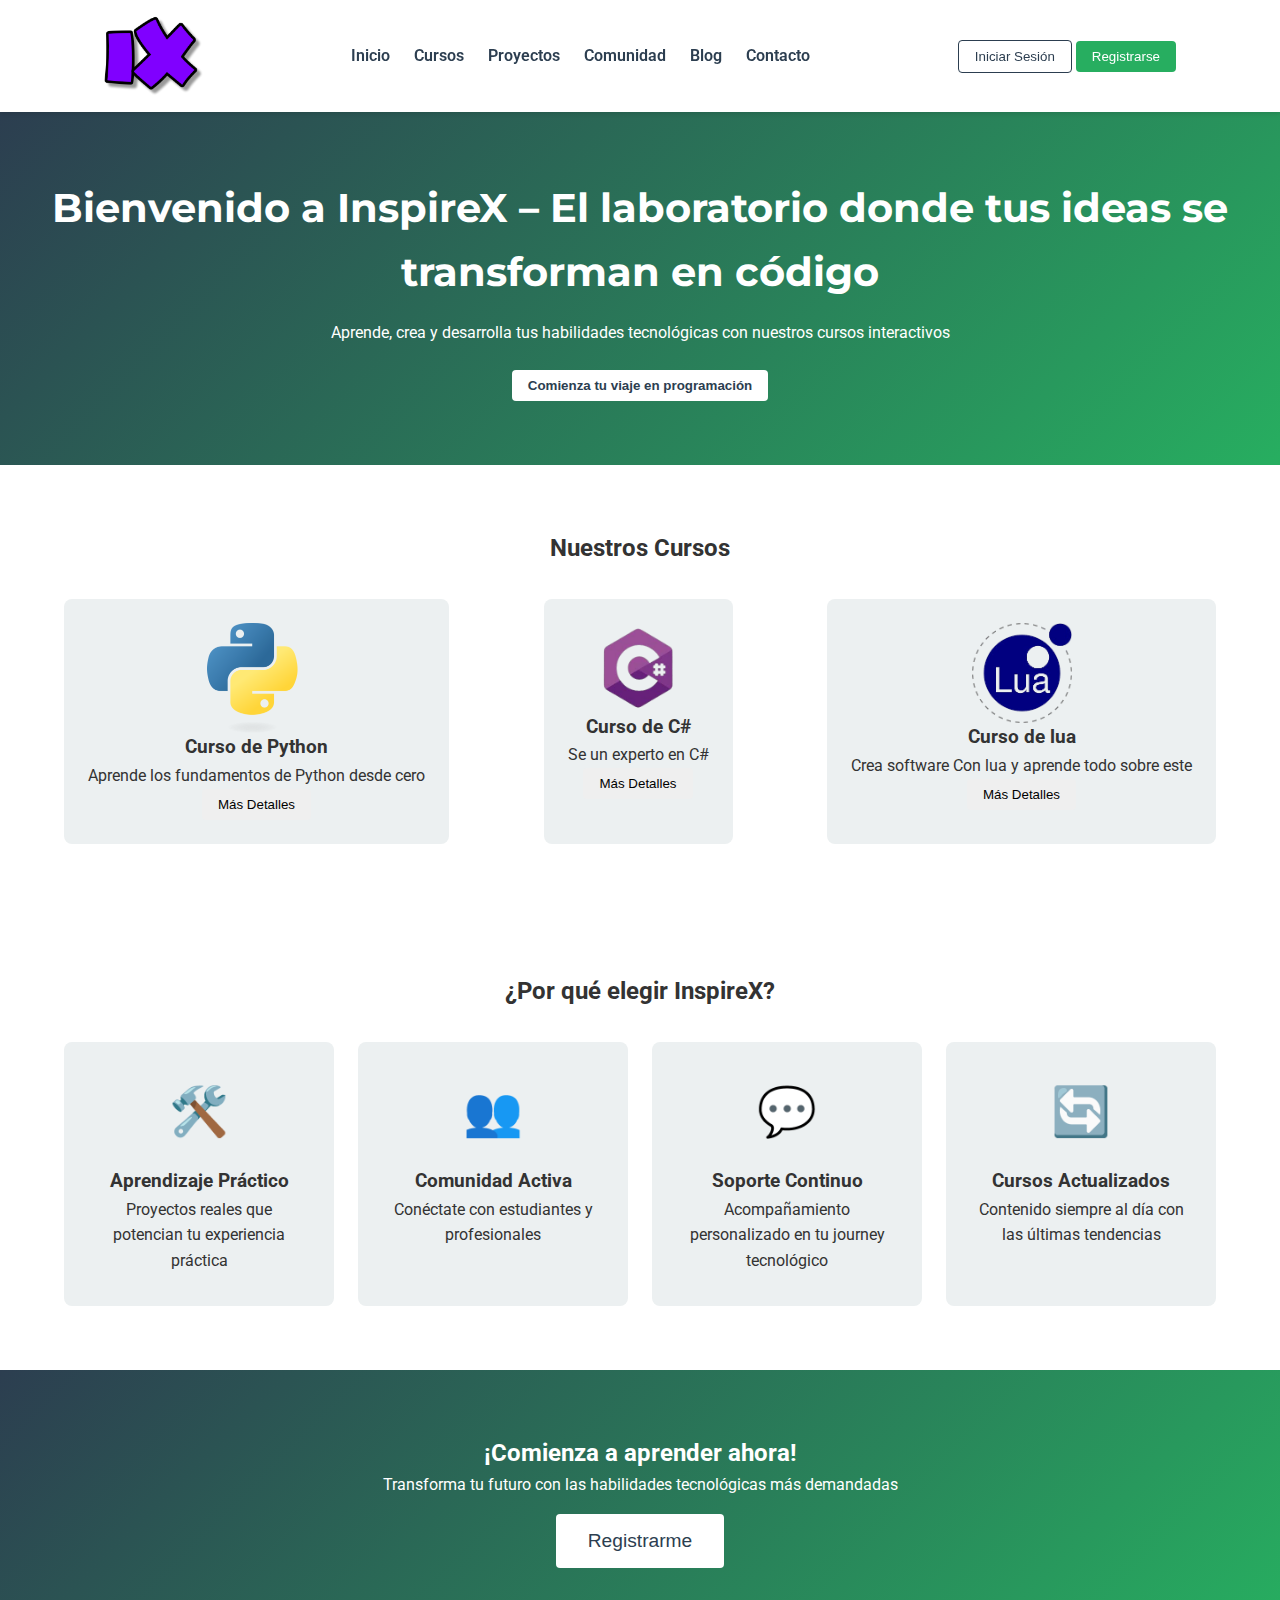
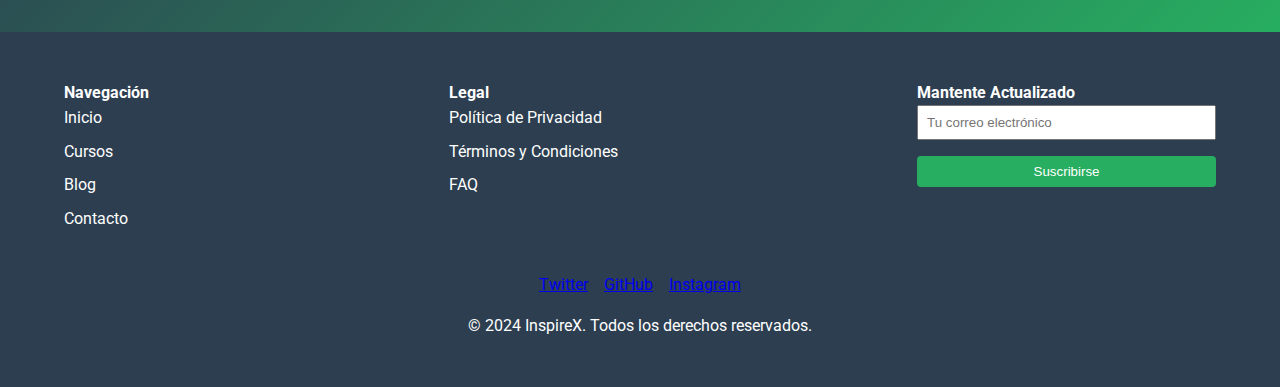
<file: index.html>
<!DOCTYPE html>
<html lang="es">
<head>
    <meta charset="UTF-8">
    <meta name="viewport" content="width=device-width, initial-scale=1.0">
    <title>InspireX - Laboratorio de Aprendizaje Tecnológico</title>
    <link rel="stylesheet" href="styles.css">
    <link href="https://fonts.googleapis.com/css2?family=Montserrat:wght@300;400;600&family=Roboto:wght@300;400;700&display=swap" rel="stylesheet">
</head>
<body>
    <!-- Header -->
    <header>
        <nav>
            <div class="logo">
                <img src="images/Logo.png" class="logo-img">
            </div>
            <ul class="nav-links">
                <li><a href="#home">Inicio</a></li>
                <li><a href="#courses">Cursos</a></li>
                <li><a href="#projects">Proyectos</a></li>
                <li><a href="#community">Comunidad</a></li>
                <li><a href="#blog">Blog</a></li>
                <li><a href="#contact">Contacto</a></li>
            </ul>
            <div class="auth-buttons">
                <button class="btn btn-login">Iniciar Sesión</button>
                <button class="btn btn-signup">Registrarse</button>
            </div>
        </nav>
    </header>
    <div id="auth-modal" class="modal">
        <div class="modal-content">
            <span class="close-modal">&times;</span>
            <div id="login-form" class="auth-form">
                <h2>Iniciar Sesión</h2>
                <form id="login-form-submit">
                    <div class="form-group">
                        <label for="login-email">Correo Electrónico</label>
                        <input type="email" id="login-email" required>
                    </div>
                    <div class="form-group">
                        <label for="login-password">Contraseña</label>
                        <input type="password" id="login-password" required>
                    </div>
                    <button type="submit" class="btn btn-primary">Iniciar Sesión</button>
                    <p class="form-switch">¿No tienes cuenta? <a href="#" id="switch-to-register">Regístrate</a></p>
                </form>
            </div>
    
            <div id="register-form" class="auth-form" style="display:none;">
                <h2>Registrarse</h2>
                <form id="register-form-submit">
                    <div class="form-group">
                        <label for="register-name">Nombre Completo</label>
                        <input type="text" id="register-name" required>
                    </div>
                    <div class="form-group">
                        <label for="register-email">Correo Electrónico</label>
                        <input type="email" id="register-email" required>
                    </div>
                    <div class="form-group">
                        <label for="register-password">Contraseña</label>
                        <input type="password" id="register-password" required minlength="8">
                    </div>
                    <div class="form-group">
                        <label for="register-confirm-password">Confirmar Contraseña</label>
                        <input type="password" id="register-confirm-password" required>
                    </div>
                    <button type="submit" class="btn btn-primary">Registrarse</button>
                    <p class="form-switch">¿Ya tienes cuenta? <a href="#" id="switch-to-login">Iniciar Sesión</a></p>
                </form>
            </div>
    
            <div id="profile-section" class="auth-form" style="display:none;">
                <h2>Mi Perfil</h2>
                <div id="profile-info"></div>
                <button id="logout-btn" class="btn btn-primary">Cerrar Sesión</button>
            </div>
        </div>
    </div>
    <!-- Hero Section -->
    <section id="home" class="hero">
        <div class="hero-content">
            <h1>Bienvenido a InspireX – El laboratorio donde tus ideas se transforman en código</h1>
            <p>Aprende, crea y desarrolla tus habilidades tecnológicas con nuestros cursos interactivos</p>
            <button class="btn btn-primary">Comienza tu viaje en programación</button>
        </div>
    </section>

    <!-- Courses Section -->
    <section id="courses" class="courses">
        <h2>Nuestros Cursos</h2>
        <div class="course-gallery">
            <div class="course-card">
                <img src="images/Python.png" class="logo-img">
                <h3>Curso de Python</h3>
                <p>Aprende los fundamentos de Python desde cero</p>
                <button class="btn btn-course">Más Detalles</button>
            </div>
            <div class="course-card">
                <img src="images/cs.png" class="logo-img">
                <h3>Curso de C#</h3>
                <p>Se un experto en C#</p>
                <button class="btn btn-course">Más Detalles</button>
            </div>
            <div class="course-card">
                <img src="images/lua.png" class="logo-img">
                <h3>Curso de lua</h3>
                <p>Crea software Con lua y aprende todo sobre este</p>
                <button class="btn btn-course">Más Detalles</button>
            </div>
        </div>
    </section>

    <!-- Why InspireX Section -->
    <section class="advantages">
        <h2>¿Por qué elegir InspireX?</h2>
        <div class="advantages-grid">
            <div class="advantage-card">
                <div class="icon">🛠️</div>
                <h3>Aprendizaje Práctico</h3>
                <p>Proyectos reales que potencian tu experiencia práctica</p>
            </div>
            <div class="advantage-card">
                <div class="icon">👥</div>
                <h3>Comunidad Activa</h3>
                <p>Conéctate con estudiantes y profesionales</p>
            </div>
            <div class="advantage-card">
                <div class="icon">💬</div>
                <h3>Soporte Continuo</h3>
                <p>Acompañamiento personalizado en tu journey tecnológico</p>
            </div>
            <div class="advantage-card">
                <div class="icon">🔄</div>
                <h3>Cursos Actualizados</h3>
                <p>Contenido siempre al día con las últimas tendencias</p>
            </div>
        </div>
    </section>

    <!-- Call to Action -->
    <section class="cta">
        <h2>¡Comienza a aprender ahora!</h2>
        <p>Transforma tu futuro con las habilidades tecnológicas más demandadas</p>
        <button class="btn btn-large">Registrarme</button>
    </section>

<!-- Footer -->
<footer>
    <div class="footer-links">
        <div class="quick-links">
            <h4>Navegación</h4>
            <a href="#">Inicio</a>
            <a href="#">Cursos</a>
            <a href="#">Blog</a>
            <a href="#">Contacto</a>
        </div>
        <div class="legal-links">
            <h4>Legal</h4>
            <a href="Legal/politica-de-privacidad.html">Política de Privacidad</a>
            <a href="Legal/terminos-y-condiciones.html">Términos y Condiciones</a>
            <a href="Legal/FAQ.html">FAQ</a>
        </div>
        <div class="newsletter">
            <h4>Mantente Actualizado</h4>
            <form id="newsletter-form">
                <input type="email" placeholder="Tu correo electrónico" required>
                <button type="submit" class="btn btn-newsletter">Suscribirse</button>
            </form>
        </div>
    </div>
    <div class="social-links">
        <a href="https://x.com/Elabsurdo984">Twitter</a>
        <a href="https://github.com/Elabsurdo984">GitHub</a>
        <a href="https://www.instagram.com/elabsurdo984/">Instagram</a>
    </div>
    <div class="copyright">
        © 2024 InspireX. Todos los derechos reservados.
    </div>
</footer>

    <script src="script.js"></script>
</body>
</html>
</file>
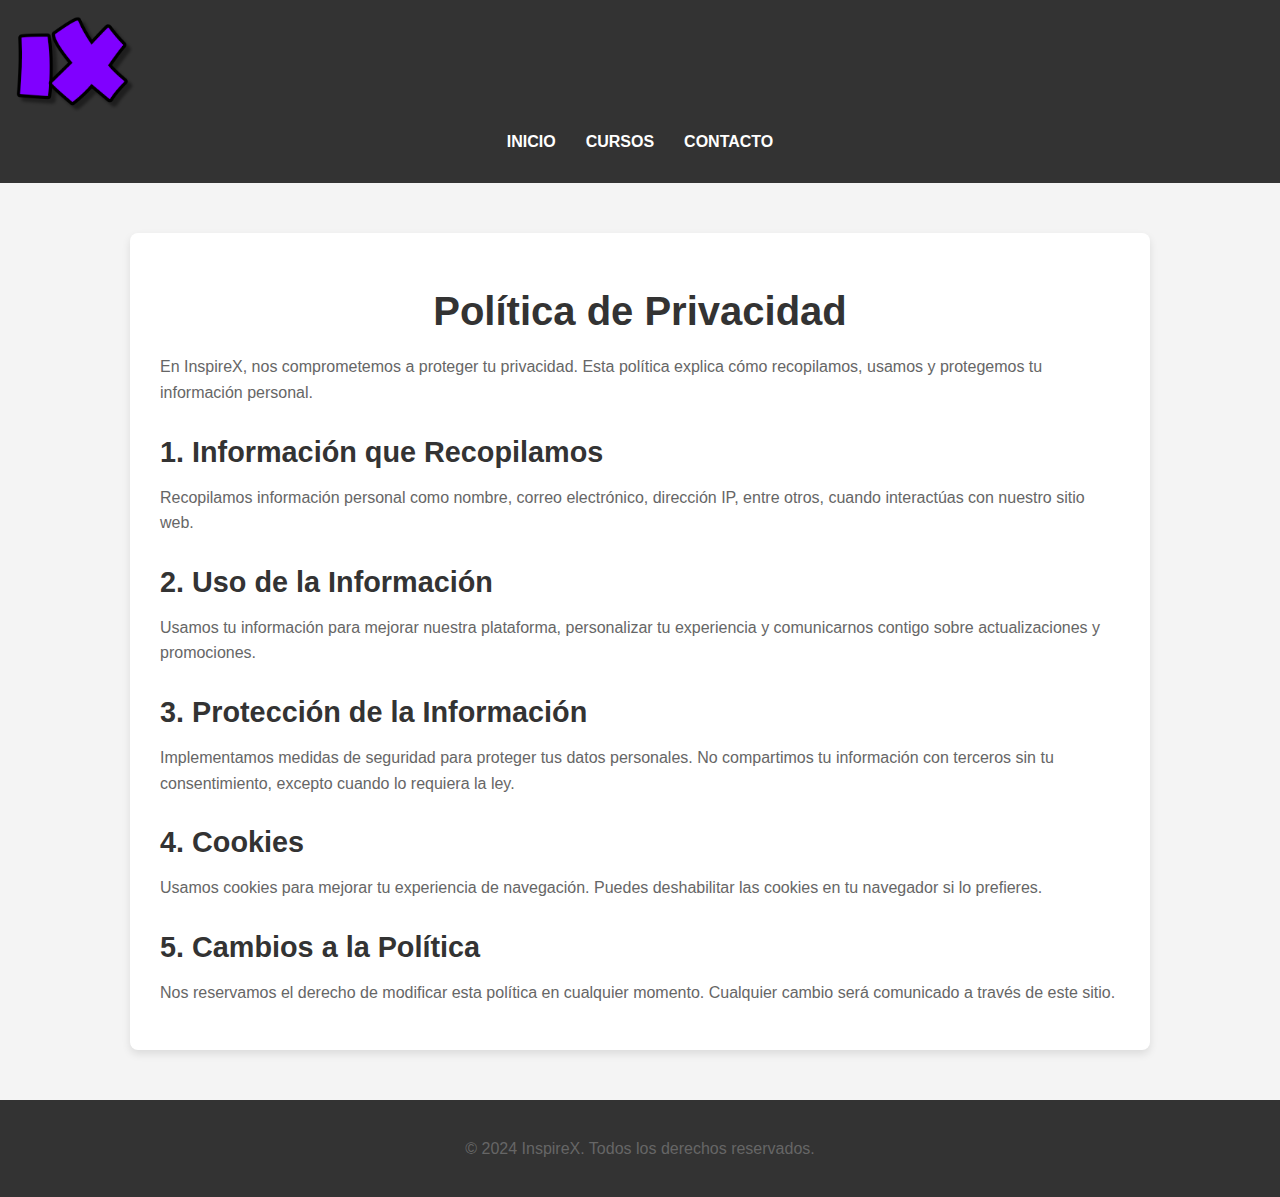
<file: Legal/politica-de-privacidad.html>
<!DOCTYPE html>
<html lang="es">
<head>
    <meta charset="UTF-8">
    <meta name="viewport" content="width=device-width, initial-scale=1.0">
    <title>Política de Privacidad - InspireX</title>
    <link rel="stylesheet" href="style-legal.css">
</head>
<body>
    <!-- Header -->
    <header>
        <nav>
            <div class="logo">
                <img src="../images/Logo.png">
            </div>
            <ul class="nav-links">
                <li><a href="#home">Inicio</a></li>
                <li><a href="#courses">Cursos</a></li>
                <li><a href="#contact">Contacto</a></li>
            </ul>
        </nav>
    </header>

    <!-- Política de Privacidad -->
    <section id="privacy-policy">
        <h1>Política de Privacidad</h1>
        <p>En InspireX, nos comprometemos a proteger tu privacidad. Esta política explica cómo recopilamos, usamos y protegemos tu información personal.</p>
        
        <h2>1. Información que Recopilamos</h2>
        <p>Recopilamos información personal como nombre, correo electrónico, dirección IP, entre otros, cuando interactúas con nuestro sitio web.</p>
        
        <h2>2. Uso de la Información</h2>
        <p>Usamos tu información para mejorar nuestra plataforma, personalizar tu experiencia y comunicarnos contigo sobre actualizaciones y promociones.</p>

        <h2>3. Protección de la Información</h2>
        <p>Implementamos medidas de seguridad para proteger tus datos personales. No compartimos tu información con terceros sin tu consentimiento, excepto cuando lo requiera la ley.</p>

        <h2>4. Cookies</h2>
        <p>Usamos cookies para mejorar tu experiencia de navegación. Puedes deshabilitar las cookies en tu navegador si lo prefieres.</p>

        <h2>5. Cambios a la Política</h2>
        <p>Nos reservamos el derecho de modificar esta política en cualquier momento. Cualquier cambio será comunicado a través de este sitio.</p>
    </section>

    <!-- Footer -->
    <footer>
        <p>© 2024 InspireX. Todos los derechos reservados.</p>
    </footer>
</body>
</html>
</file>
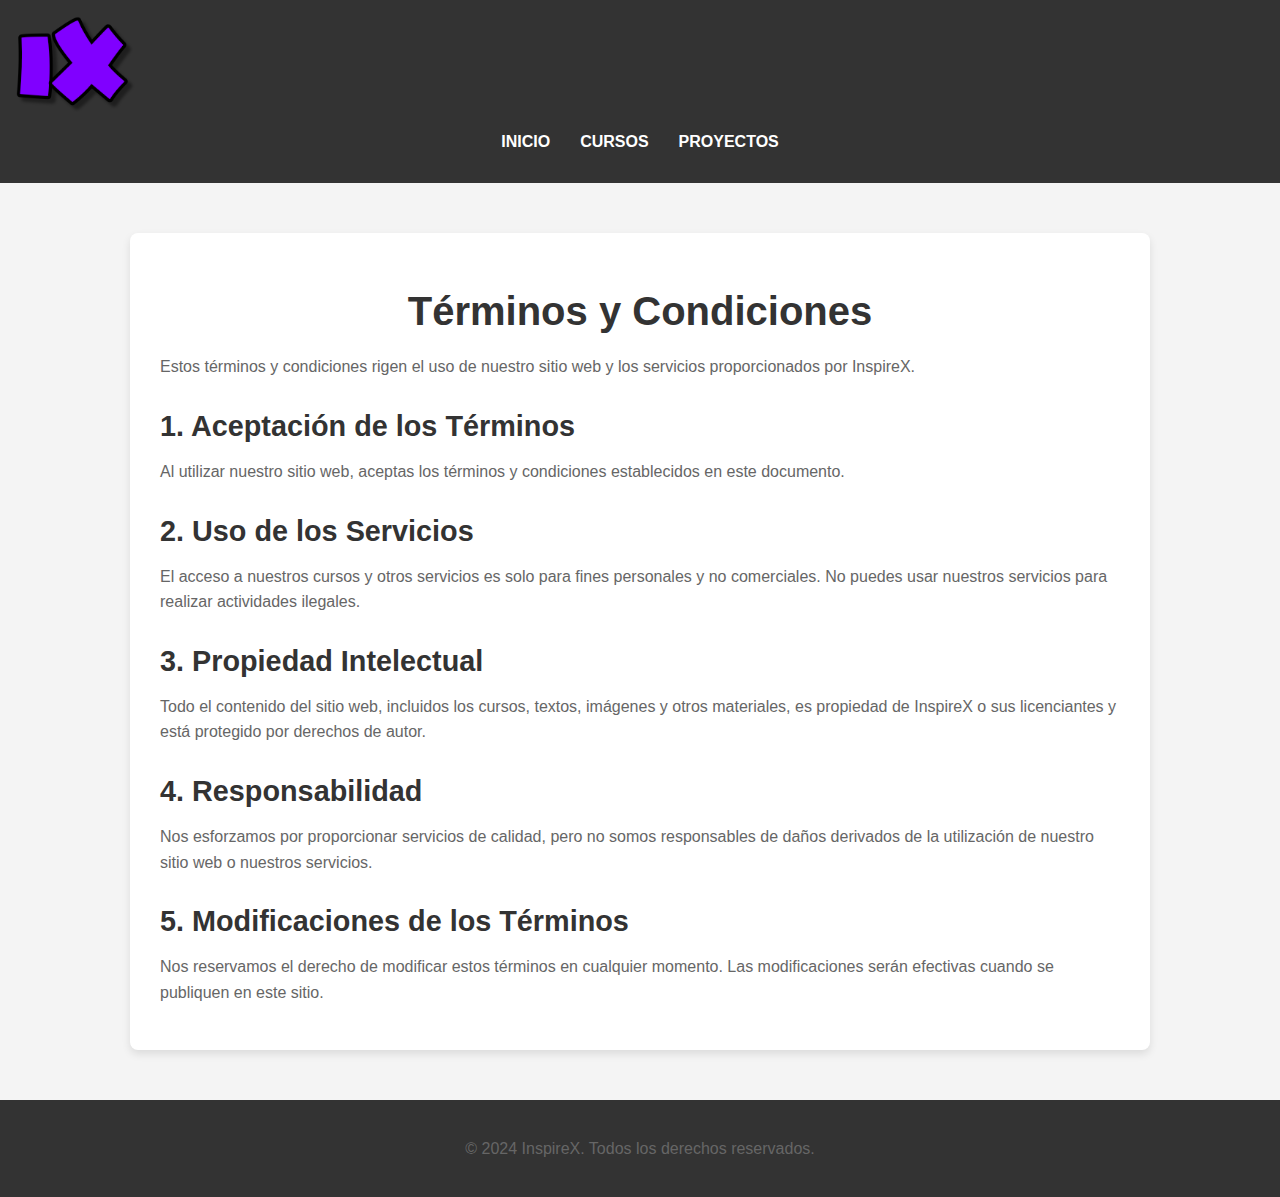
<file: Legal/terminos-y-condiciones.html>
<!DOCTYPE html>
<html lang="es">
<head>
    <meta charset="UTF-8">
    <meta name="viewport" content="width=device-width, initial-scale=1.0">
    <title>Términos y Condiciones - InspireX</title>
    <link rel="stylesheet" href="style-legal.css">
</head>
<body>
    <!-- Header -->
    <header>
        <nav>
            <div class="logo">
                <img src="../images/Logo.png">
            </div>
            <ul class="nav-links">
                <li><a href="#home">Inicio</a></li>
                <li><a href="#courses">Cursos</a></li>
                <li><a href="#projects">Proyectos</a></li>
            </ul>
        </nav>
    </header>

    <!-- Términos y Condiciones -->
    <section id="terms-conditions">
        <h1>Términos y Condiciones</h1>
        <p>Estos términos y condiciones rigen el uso de nuestro sitio web y los servicios proporcionados por InspireX.</p>

        <h2>1. Aceptación de los Términos</h2>
        <p>Al utilizar nuestro sitio web, aceptas los términos y condiciones establecidos en este documento.</p>

        <h2>2. Uso de los Servicios</h2>
        <p>El acceso a nuestros cursos y otros servicios es solo para fines personales y no comerciales. No puedes usar nuestros servicios para realizar actividades ilegales.</p>

        <h2>3. Propiedad Intelectual</h2>
        <p>Todo el contenido del sitio web, incluidos los cursos, textos, imágenes y otros materiales, es propiedad de InspireX o sus licenciantes y está protegido por derechos de autor.</p>

        <h2>4. Responsabilidad</h2>
        <p>Nos esforzamos por proporcionar servicios de calidad, pero no somos responsables de daños derivados de la utilización de nuestro sitio web o nuestros servicios.</p>

        <h2>5. Modificaciones de los Términos</h2>
        <p>Nos reservamos el derecho de modificar estos términos en cualquier momento. Las modificaciones serán efectivas cuando se publiquen en este sitio.</p>
    </section>

    <!-- Footer -->
    <footer>
        <p>© 2024 InspireX. Todos los derechos reservados.</p>
    </footer>
</body>
</html>
</file>
<file: styles.css>
:root {
    --primary-blue: #2c3e50;
    --secondary-green: #27ae60;
    --light-gray: #ecf0f1;
    --white: #ffffff;
    --dark-text: #333;
}

* {
    margin: 0;
    padding: 0;
    box-sizing: border-box;
}

body {
    font-family: 'Roboto', sans-serif;
    line-height: 1.6;
    color: var(--dark-text);
    background-color: var(--light-gray);
}

/* Header */
header {
    background-color: var(--white);
    box-shadow: 0 2px 4px rgba(0,0,0,0.1);
    position: sticky;
    top: 0;
    z-index: 100;    
}



nav {
    display: flex;
    justify-content: space-between;
    align-items: center;
    padding: 1rem 5%;
    max-width: 1200px;
    margin: 0 auto;
}

.nav-links {
    display: flex;
    list-style: none;
    gap: 1.5rem;
}

.nav-links a {
    text-decoration: none;
    color: var(--primary-blue);
    font-weight: 600;
    transition: color 0.3s ease;
}

.nav-links a:hover {
    color: var(--secondary-green);
}

.btn {
    padding: 0.5rem 1rem;
    border-radius: 4px;
    border: none;
    cursor: pointer;
    transition: transform 0.2s ease;
}

.btn-login {
    background-color: transparent;
    color: var(--primary-blue);
    border: 1px solid var(--primary-blue);
}

.btn-signup {
    background-color: var(--secondary-green);
    color: var(--white);
}

.btn:hover {
    transform: scale(1.05);
}

/* Hero Section */
.hero {
    background: linear-gradient(135deg, var(--primary-blue), var(--secondary-green));
    color: var(--white);
    text-align: center;
    padding: 4rem 2rem;
}

.hero-content h1 {
    font-size: 2.5rem;
    margin-bottom: 1rem;
    font-family: 'Montserrat', sans-serif;
}

.btn-primary {
    background-color: var(--white);
    color: var(--primary-blue);
    margin-top: 1.5rem;
    font-weight: 600;
}

/* Courses Section */
.courses, .advantages, .testimonials, .cta {
    padding: 4rem 5%;
    text-align: center;
    background-color: var(--white);
}

.course-gallery {
    display: flex;
    justify-content: space-between;
    gap: 1.5rem;
    margin-top: 2rem;
}

.course-card {
    background-color: var(--light-gray);
    border-radius: 8px;
    padding: 1.5rem;
    transition: transform 0.3s ease;
}

.logo-img {
    width: 100px; /* Ajusta según el tamaño que desees */
    height: auto; /* Mantiene la proporción del SVG */
    display: block; /* Asegura que se comporte como un bloque */
    margin: 0 auto; /* Centra el logo horizontalmente */
}

.course-card:hover {
    transform: translateY(-10px);
}

/* Advantages Section */
.advantages-grid {
    display: grid;
    grid-template-columns: repeat(4, 1fr);
    gap: 1.5rem;
    margin-top: 2rem;
}

.advantage-card {
    background-color: var(--light-gray);
    padding: 2rem;
    border-radius: 8px;
}

.advantage-card .icon {
    font-size: 3rem;
    margin-bottom: 1rem;
}

/* Testimonials */
.testimonial-carousel {
    display: flex;
    justify-content: center;
    gap: 2rem;
    margin-top: 2rem;
}

.testimonial-card {
    background-color: var(--light-gray);
    padding: 2rem;
    border-radius: 8px;
    max-width: 400px;
}

/* CTA */
.cta {
    background: linear-gradient(135deg, var(--primary-blue), var(--secondary-green));
    color: var(--white);
}

.btn-large {
    background-color: var(--white);
    color: var(--primary-blue);
    padding: 1rem 2rem;
    font-size: 1.2rem;
    margin-top: 1rem;
}

/* Footer */
footer {
    background-color: var(--primary-blue);
    color: var(--white);
    padding: 3rem 5%;
}

.footer-links {
    display: flex;
    justify-content: space-between;
    margin-bottom: 2rem;
}

.footer-links a {
    color: var(--white);
    text-decoration: none;
    display: block;
    margin-bottom: 0.5rem;
}

.newsletter input {
    padding: 0.5rem;
    width: 100%;
    margin-bottom: 1rem;
}

.btn-newsletter {
    background-color: var(--secondary-green);
    color: var(--white);
    width: 100%;
}

.social-links {
    display: flex;
    justify-content: center;
    gap: 1rem;
    margin-bottom: 1rem;
}

.copyright {
    text-align: center;
    margin-top: 1rem;
}

/* Responsive Design */
@media screen and (max-width: 768px) {
    .course-gallery, .advantages-grid, .testimonial-carousel {
        flex-direction: column;
        align-items: center;
    }

    .course-gallery .course-card, 
    .advantages-grid .advantage-card,
    .testimonial-carousel .testimonial-card {
        width: 100%;
        max-width: 400px;
    }

    .footer-links {
        flex-direction: column;
    }
}

.modal {
    display: none;
    position: fixed;
    z-index: 1000;
    left: 0;
    top: 0;
    width: 100%;
    height: 100%;
    overflow: auto;
    background-color: rgba(0,0,0,0.4);
}

.modal-content {
    background-color: var(--white);
    margin: 10% auto;
    padding: 2rem;
    border-radius: 8px;
    width: 100%;
    max-width: 500px;
    position: relative;
    box-shadow: 0 4px 6px rgba(0,0,0,0.1);
}

.close-modal {
    color: #aaa;
    float: right;
    font-size: 28px;
    font-weight: bold;
    cursor: pointer;
}

.close-modal:hover {
    color: var(--primary-blue);
}

.auth-form {
    text-align: left;
}

.form-group {
    margin-bottom: 1rem;
}

.form-group label {
    display: block;
    margin-bottom: 0.5rem;
}

.form-group input {
    width: 100%;
    padding: 0.5rem;
    border: 1px solid #ccc;
    border-radius: 4px;
}

.form-switch {
    margin-top: 1rem;
    text-align: center;
}

.form-switch a {
    color: var(--secondary-green);
    text-decoration: none;
}

.error-message {
    color: red;
    margin-bottom: 1rem;
}
</file>
<file: Legal/style-legal.css>
/* Estilo general para las páginas legales */
body {
    font-family: 'Roboto', sans-serif;
    margin: 0;
    padding: 0;
    background-color: #f4f4f4;
}

header {
    background-color: #333;
    padding: 1rem;
}

header .logo img {
    max-width: 120px;
}

header nav ul {
    list-style-type: none;
    display: flex;
    justify-content: center;
    padding: 0;
}

header nav ul li {
    margin: 0 15px;
}

header nav ul li a {
    color: white;
    text-decoration: none;
    font-weight: 600;
    text-transform: uppercase;
}

/* Estilo específico para las páginas legales */
#privacy-policy, #terms-conditions, #faq {
    max-width: 960px;
    margin: 50px auto;
    padding: 30px;
    background-color: #fff;
    border-radius: 8px;
    box-shadow: 0 4px 8px rgba(0, 0, 0, 0.1);
}

h1 {
    font-size: 2.5rem;
    color: #333;
    margin-bottom: 20px;
    text-align: center;
}

h2 {
    font-size: 1.8rem;
    color: #333;
    margin-top: 30px;
    margin-bottom: 15px;
}

p {
    font-size: 1rem;
    color: #666;
    line-height: 1.6;
    margin-bottom: 15px;
}

a {
    color: #0066cc;
    text-decoration: none;
}

a:hover {
    text-decoration: underline;
}

/* Estilo para los enlaces legales en el footer */
footer {
    background-color: #333;
    color: white;
    padding: 20px;
    text-align: center;
}

footer a {
    color: #fff;
    text-decoration: none;
    margin: 0 10px;
}

footer a:hover {
    text-decoration: underline;
}

/* Enlaces de navegación del footer */
footer .footer-links {
    display: flex;
    justify-content: space-between;
    max-width: 1000px;
    margin: 0 auto;
}

footer .footer-links div {
    flex: 1;
    margin: 0 15px;
}

footer .footer-links div h4 {
    font-size: 1.2rem;
    color: #fff;
}

footer .footer-links div a {
    display: block;
    color: #ccc;
    margin-bottom: 5px;
}

footer .footer-links div a:hover {
    color: #fff;
}

/* Enlaces sociales en el footer */
footer .social-links {
    margin-top: 20px;
}

footer .social-links a {
    margin: 0 15px;
    color: #fff;
    font-size: 1.2rem;
}

footer .social-links a:hover {
    color: #0066cc;
}

footer .copyright {
    margin-top: 20px;
    font-size: 0.9rem;
    color: #ccc;
}

/* Responsive Design */
@media (max-width: 768px) {
    header nav ul {
        flex-direction: column;
    }

    footer .footer-links {
        flex-direction: column;
        align-items: center;
    }

    footer .footer-links div {
        margin: 10px 0;
    }
}
</file>
